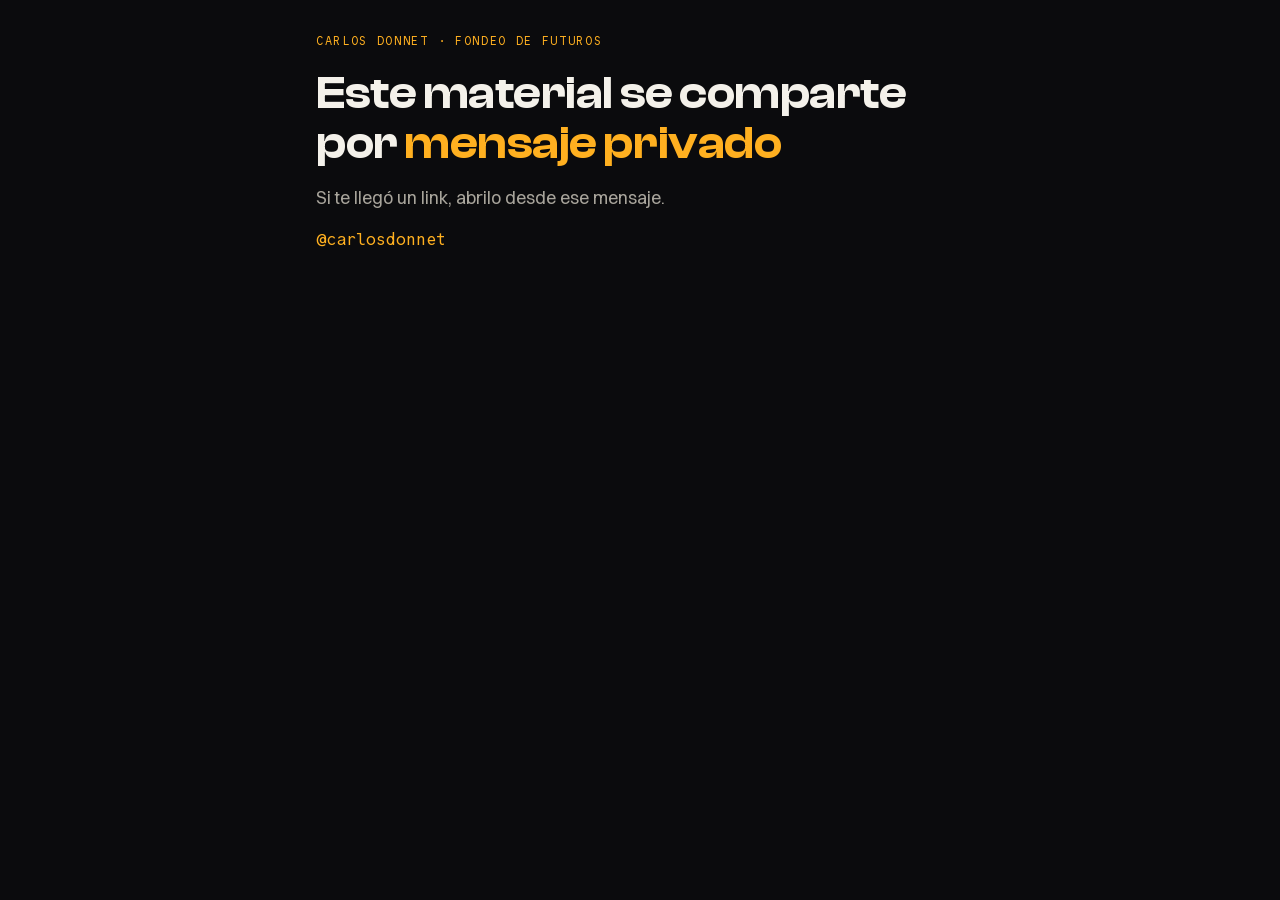
<file: index.html>
<!DOCTYPE html>
<html lang="es">
<head>
<meta charset="UTF-8">
<meta name="robots" content="noindex, nofollow">
<meta name="viewport" content="width=device-width, initial-scale=1">
<title>Carlos Donnet</title>
<link rel="stylesheet" href="estilo.css">
</head>
<body>
<main>
  <p class="marca">CARLOS DONNET · FONDEO DE FUTUROS</p>
  <h1>Este material se comparte por <em>mensaje privado</em></h1>
  <p class="bajada">Si te llegó un link, abrilo desde ese mensaje.</p>
  <p class="firma">@carlosdonnet</p>
</main>
</body>
</html>
</file>
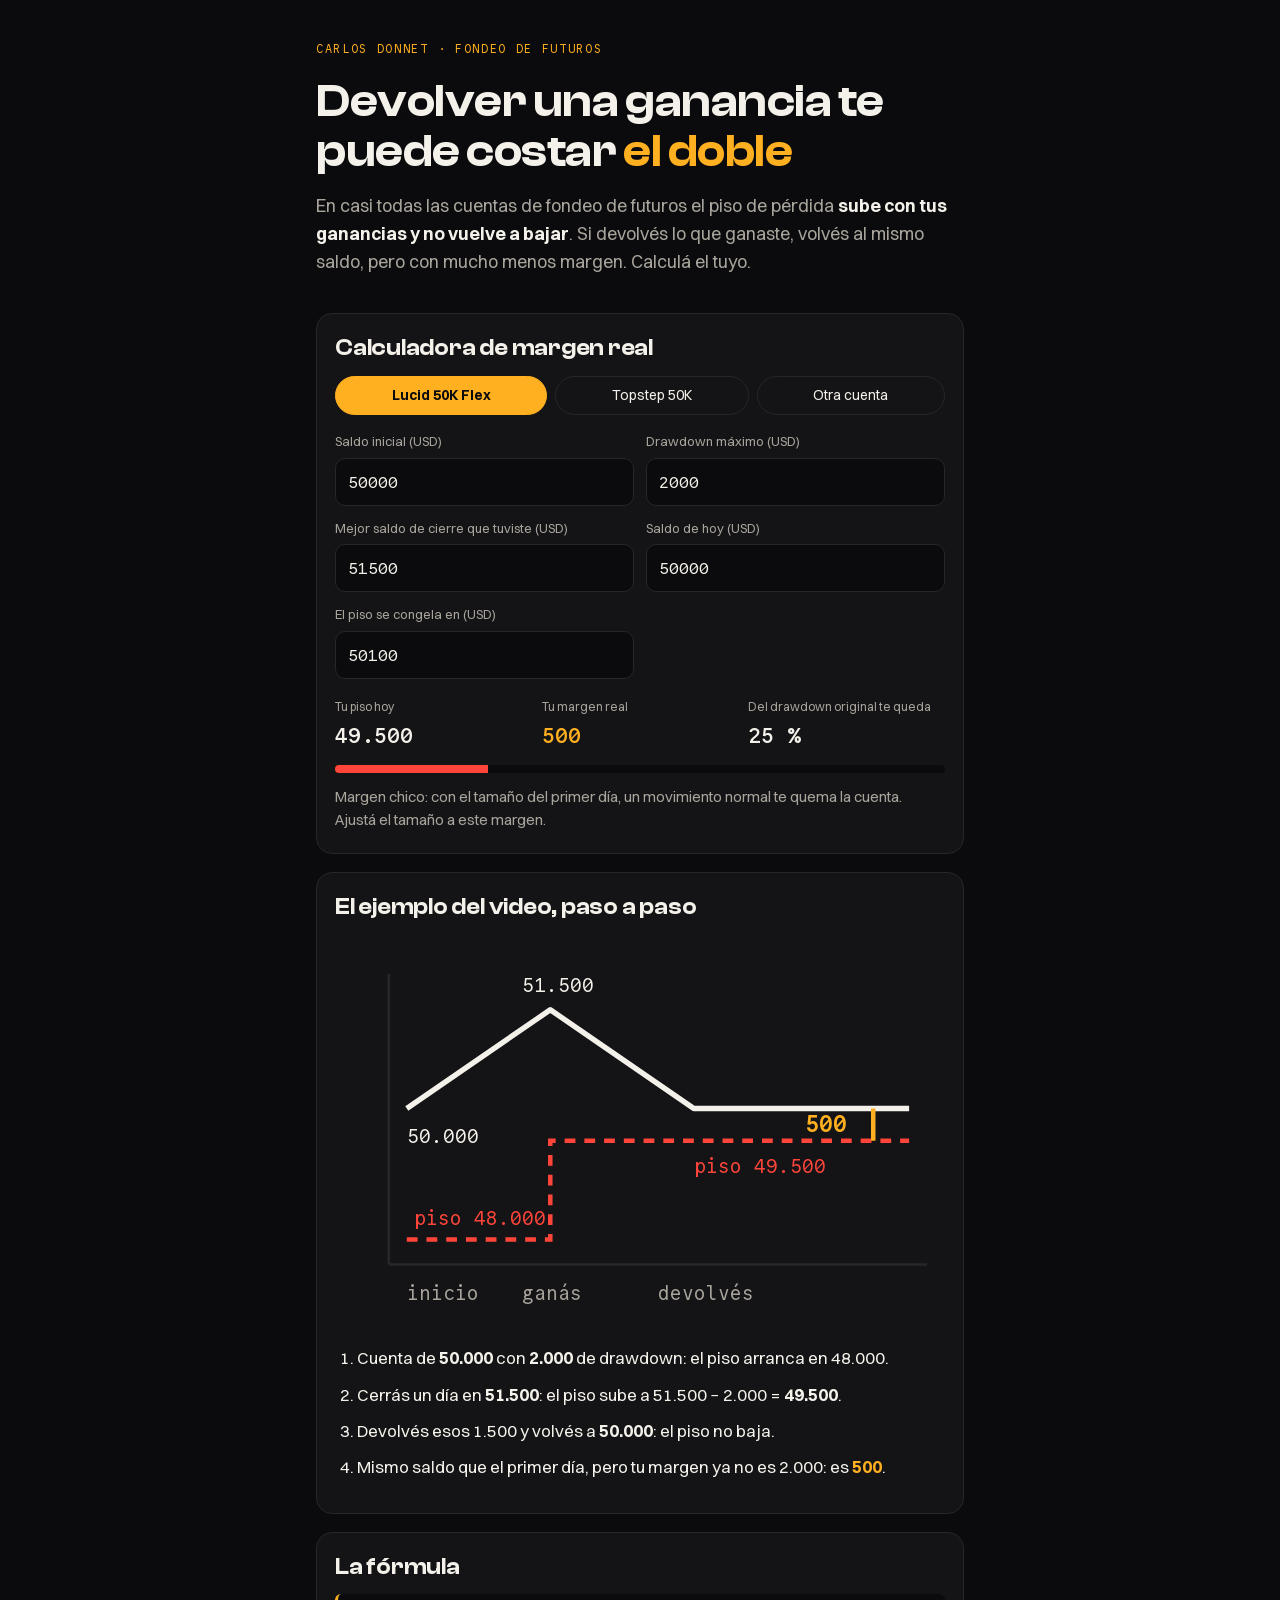
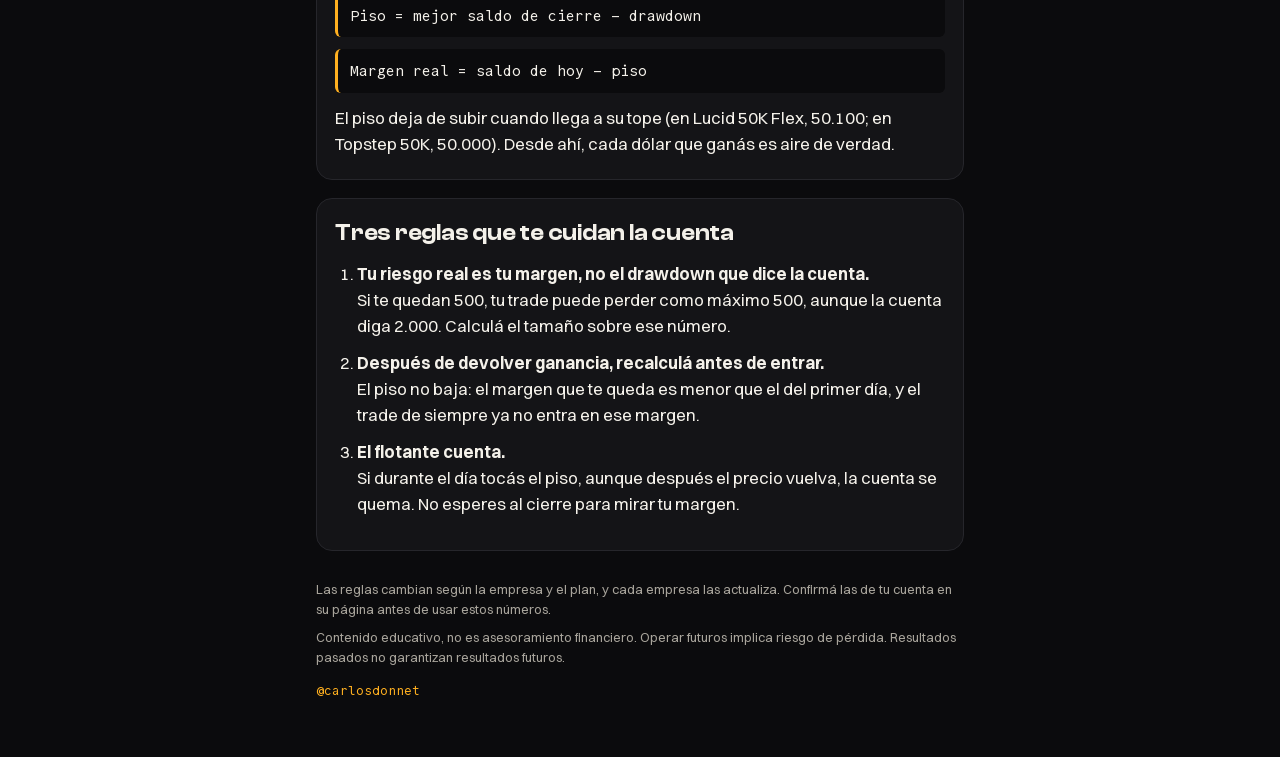
<file: drawdown/index.html>
<!DOCTYPE html>
<html lang="es">
<head>
<meta charset="UTF-8">
<meta name="robots" content="noindex, nofollow">
<meta name="viewport" content="width=device-width, initial-scale=1">
<meta name="referrer" content="no-referrer">
<title>Calculadora de drawdown · Carlos Donnet</title>
<link rel="stylesheet" href="../estilo.css">
</head>
<body>
<main>
  <header class="hero">
    <p class="marca">CARLOS DONNET · FONDEO DE FUTUROS</p>
    <h1>Devolver una ganancia te puede costar <em>el doble</em></h1>
    <p class="bajada">En casi todas las cuentas de fondeo de futuros el piso de pérdida <strong>sube con tus ganancias y no vuelve a bajar</strong>. Si devolvés lo que ganaste, volvés al mismo saldo, pero con mucho menos margen. Calculá el tuyo.</p>
  </header>

  <section class="tarjeta">
    <h2>Calculadora de margen real</h2>
    <div class="presets" role="group" aria-label="Tipo de cuenta">
      <button type="button" data-preset="lucid" class="activo">Lucid 50K Flex</button>
      <button type="button" data-preset="topstep">Topstep 50K</button>
      <button type="button" data-preset="otra">Otra cuenta</button>
    </div>
    <div class="campos">
      <label>Saldo inicial (USD)<input id="inicial" type="number" inputmode="decimal" value="50000"></label>
      <label>Drawdown máximo (USD)<input id="dd" type="number" inputmode="decimal" value="2000"></label>
      <label>Mejor saldo de cierre que tuviste (USD)<input id="mejor" type="number" inputmode="decimal" value="51500"></label>
      <label>Saldo de hoy (USD)<input id="hoy" type="number" inputmode="decimal" value="50000"></label>
      <label id="campo-traba">El piso se congela en (USD)<input id="traba" type="number" inputmode="decimal" value="50100"></label>
    </div>
    <div class="resultado">
      <div><span class="etiqueta">Tu piso hoy</span><span id="r-piso" class="cifra">—</span></div>
      <div><span class="etiqueta">Tu margen real</span><span id="r-margen" class="cifra acento">—</span></div>
      <div><span class="etiqueta">Del drawdown original te queda</span><span id="r-pct" class="cifra">—</span></div>
    </div>
    <div class="barra" aria-hidden="true"><div id="r-barra"></div></div>
    <p id="r-mensaje" class="mensaje"></p>
  </section>

  <section class="tarjeta">
    <h2>El ejemplo del video, paso a paso</h2>
    <svg viewBox="0 0 340 215" class="grafico" role="img" aria-label="El saldo sube de 50.000 a 51.500 y vuelve a 50.000; el piso sube de 48.000 a 49.500, queda 500 por debajo del saldo y no vuelve a bajar">
      <line x1="30" y1="20" x2="30" y2="182" class="eje"/>
      <line x1="30" y1="182" x2="330" y2="182" class="eje"/>
      <polyline points="40,95 120,40 200,95 320,95" class="saldo"/>
      <polyline points="40,168 120,168 120,113 320,113" class="piso"/>
      <text x="40" y="114" class="t">50.000</text>
      <text x="104" y="30" class="t">51.500</text>
      <text x="44" y="160" class="t rojo">piso 48.000</text>
      <text x="200" y="131" class="t rojo">piso 49.500</text>
      <line x1="300" y1="95" x2="300" y2="113" class="cota"/>
      <text x="262" y="108" class="t acento-t">500</text>
      <text x="40" y="202" class="t tenue">inicio</text>
      <text x="104" y="202" class="t tenue">ganás</text>
      <text x="180" y="202" class="t tenue">devolvés</text>
    </svg>
    <ol class="pasos">
      <li>Cuenta de <strong>50.000</strong> con <strong>2.000</strong> de drawdown: el piso arranca en 48.000.</li>
      <li>Cerrás un día en <strong>51.500</strong>: el piso sube a 51.500 − 2.000 = <strong>49.500</strong>.</li>
      <li>Devolvés esos 1.500 y volvés a <strong>50.000</strong>: el piso no baja.</li>
      <li>Mismo saldo que el primer día, pero tu margen ya no es 2.000: es <strong class="acento-t">500</strong>.</li>
    </ol>
  </section>

  <section class="tarjeta">
    <h2>La fórmula</h2>
    <p class="formula">Piso = mejor saldo de cierre − drawdown</p>
    <p class="formula">Margen real = saldo de hoy − piso</p>
    <p>El piso deja de subir cuando llega a su tope (en Lucid 50K Flex, 50.100; en Topstep 50K, 50.000). Desde ahí, cada dólar que ganás es aire de verdad.</p>
  </section>

  <section class="tarjeta">
    <h2>Tres reglas que te cuidan la cuenta</h2>
    <ol class="reglas">
      <li><strong>Tu riesgo real es tu margen, no el drawdown que dice la cuenta.</strong> Si te quedan 500, tu trade puede perder como máximo 500, aunque la cuenta diga 2.000. Calculá el tamaño sobre ese número.</li>
      <li><strong>Después de devolver ganancia, recalculá antes de entrar.</strong> El piso no baja: el margen que te queda es menor que el del primer día, y el trade de siempre ya no entra en ese margen.</li>
      <li><strong>El flotante cuenta.</strong> Si durante el día tocás el piso, aunque después el precio vuelva, la cuenta se quema. No esperes al cierre para mirar tu margen.</li>
    </ol>
  </section>

  <footer class="pie">
    <p>Las reglas cambian según la empresa y el plan, y cada empresa las actualiza. Confirmá las de tu cuenta en su página antes de usar estos números.</p>
    <p>Contenido educativo, no es asesoramiento financiero. Operar futuros implica riesgo de pérdida. Resultados pasados no garantizan resultados futuros.</p>
    <p class="firma">@carlosdonnet</p>
  </footer>
</main>
<script>
(function () {
  var presets = {
    lucid: { inicial: 50000, dd: 2000, traba: 50100 },
    topstep: { inicial: 50000, dd: 2000, traba: 50000 },
    otra: null
  };
  var $ = function (id) { return document.getElementById(id); };
  var fmt = function (n) { return n.toLocaleString("es-AR", { maximumFractionDigits: 0 }); };
  var num = function (id) { var v = parseFloat($(id).value); return isNaN(v) ? 0 : v; };

  function calcular() {
    var inicial = num("inicial"), dd = num("dd"), mejor = Math.max(num("mejor"), inicial), hoy = num("hoy");
    var traba = $("traba").value === "" ? Infinity : num("traba");
    var piso = Math.min(mejor - dd, traba);
    piso = Math.max(piso, inicial - dd);
    var margen = hoy - piso;
    var pct = dd > 0 ? Math.max(0, Math.min(100, (margen / dd) * 100)) : 0;
    $("r-piso").textContent = fmt(piso);
    $("r-margen").textContent = margen <= 0 ? "0" : fmt(margen);
    $("r-pct").textContent = dd > 0 ? Math.round(pct) + " %" : "—";
    var barra = $("r-barra");
    barra.style.width = pct + "%";
    barra.className = pct < 35 ? "bajo" : pct < 70 ? "medio" : "";
    var m = $("r-mensaje");
    if (margen <= 0) m.textContent = "Con estos números la cuenta ya estaría quemada.";
    else if (pct < 35) m.textContent = "Margen chico: con el tamaño del primer día, un movimiento normal te quema la cuenta. Ajustá el tamaño a este margen.";
    else if (pct < 70) m.textContent = "Ojo: ya no tenés el drawdown completo. Calculá el riesgo del próximo trade sobre este margen.";
    else m.textContent = "Tenés casi todo el drawdown disponible.";
  }

  document.querySelectorAll("[data-preset]").forEach(function (b) {
    b.addEventListener("click", function () {
      document.querySelectorAll("[data-preset]").forEach(function (x) { x.classList.remove("activo"); });
      b.classList.add("activo");
      var p = presets[b.getAttribute("data-preset")];
      if (p) { $("inicial").value = p.inicial; $("dd").value = p.dd; $("traba").value = p.traba; }
      else { $("traba").value = ""; }
      calcular();
    });
  });
  document.querySelectorAll("input").forEach(function (i) { i.addEventListener("input", calcular); });
  calcular();
})();
</script>
</body>
</html>
</file>
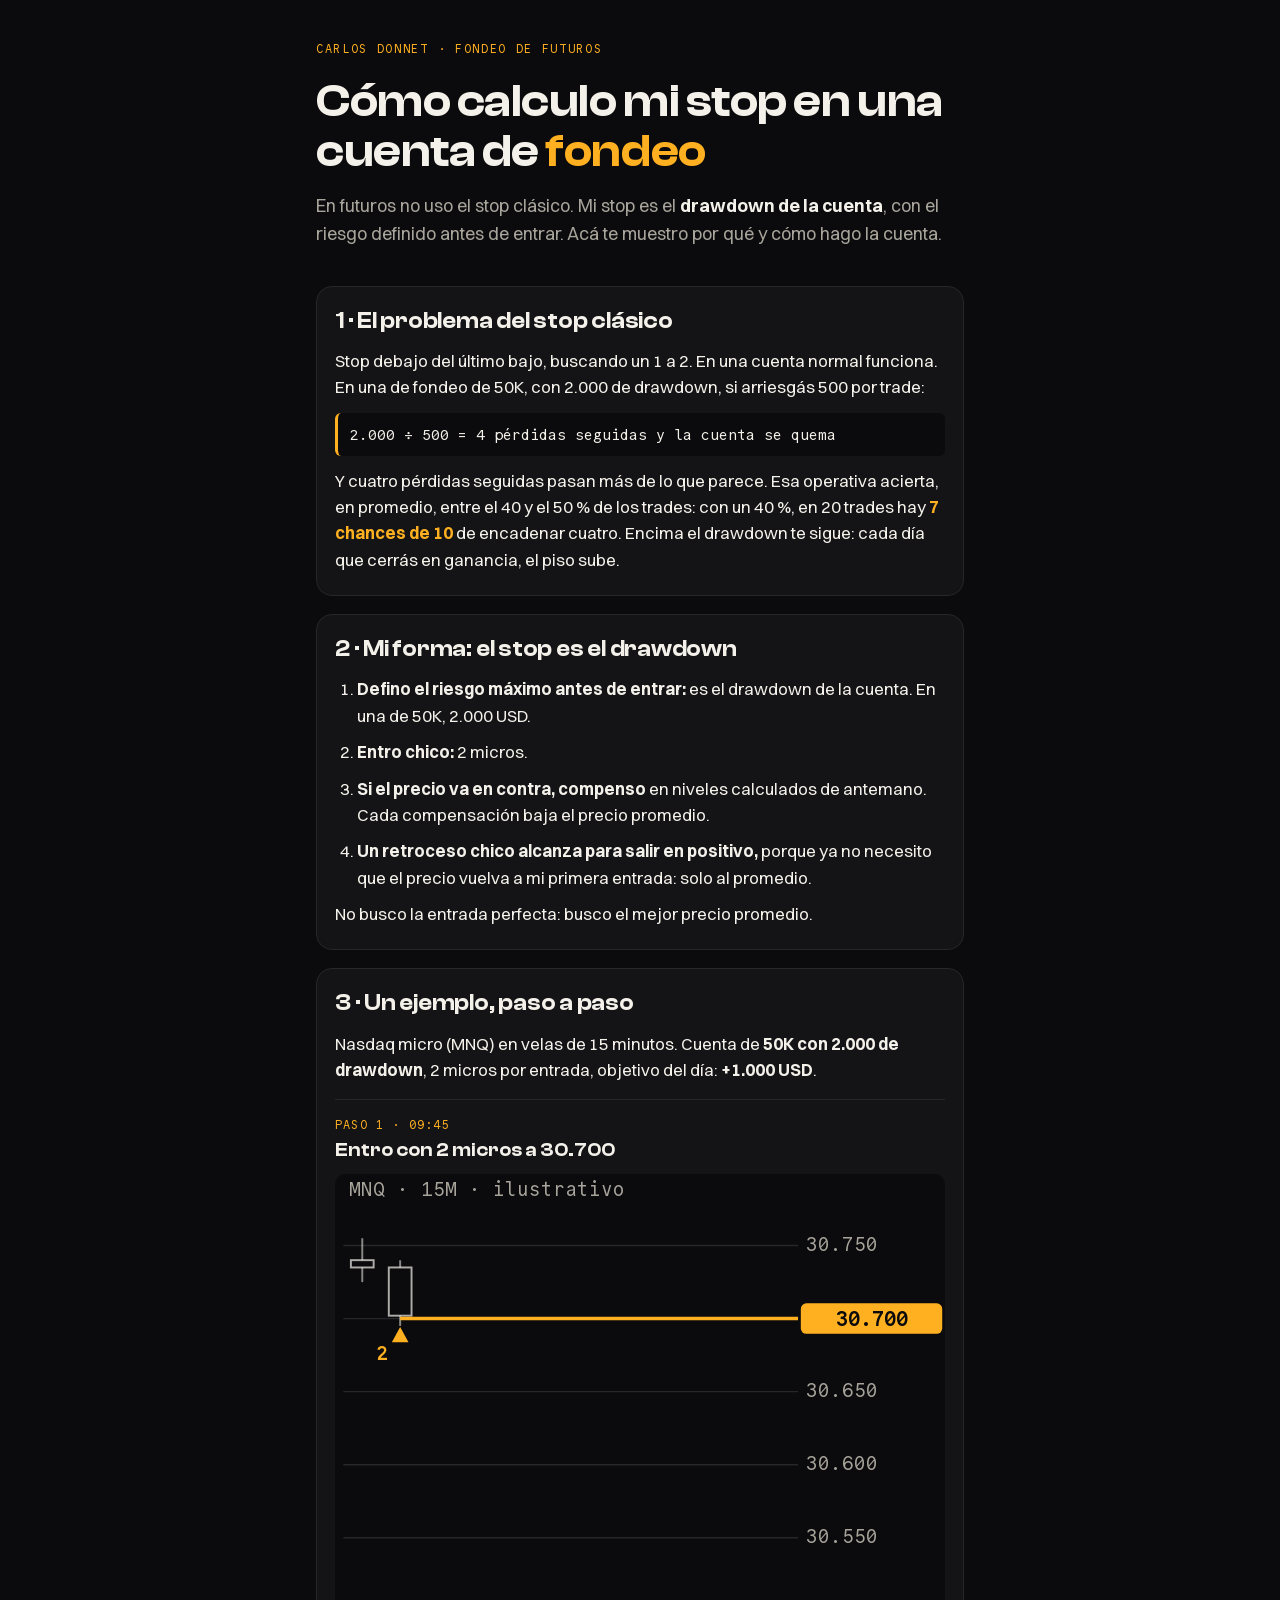
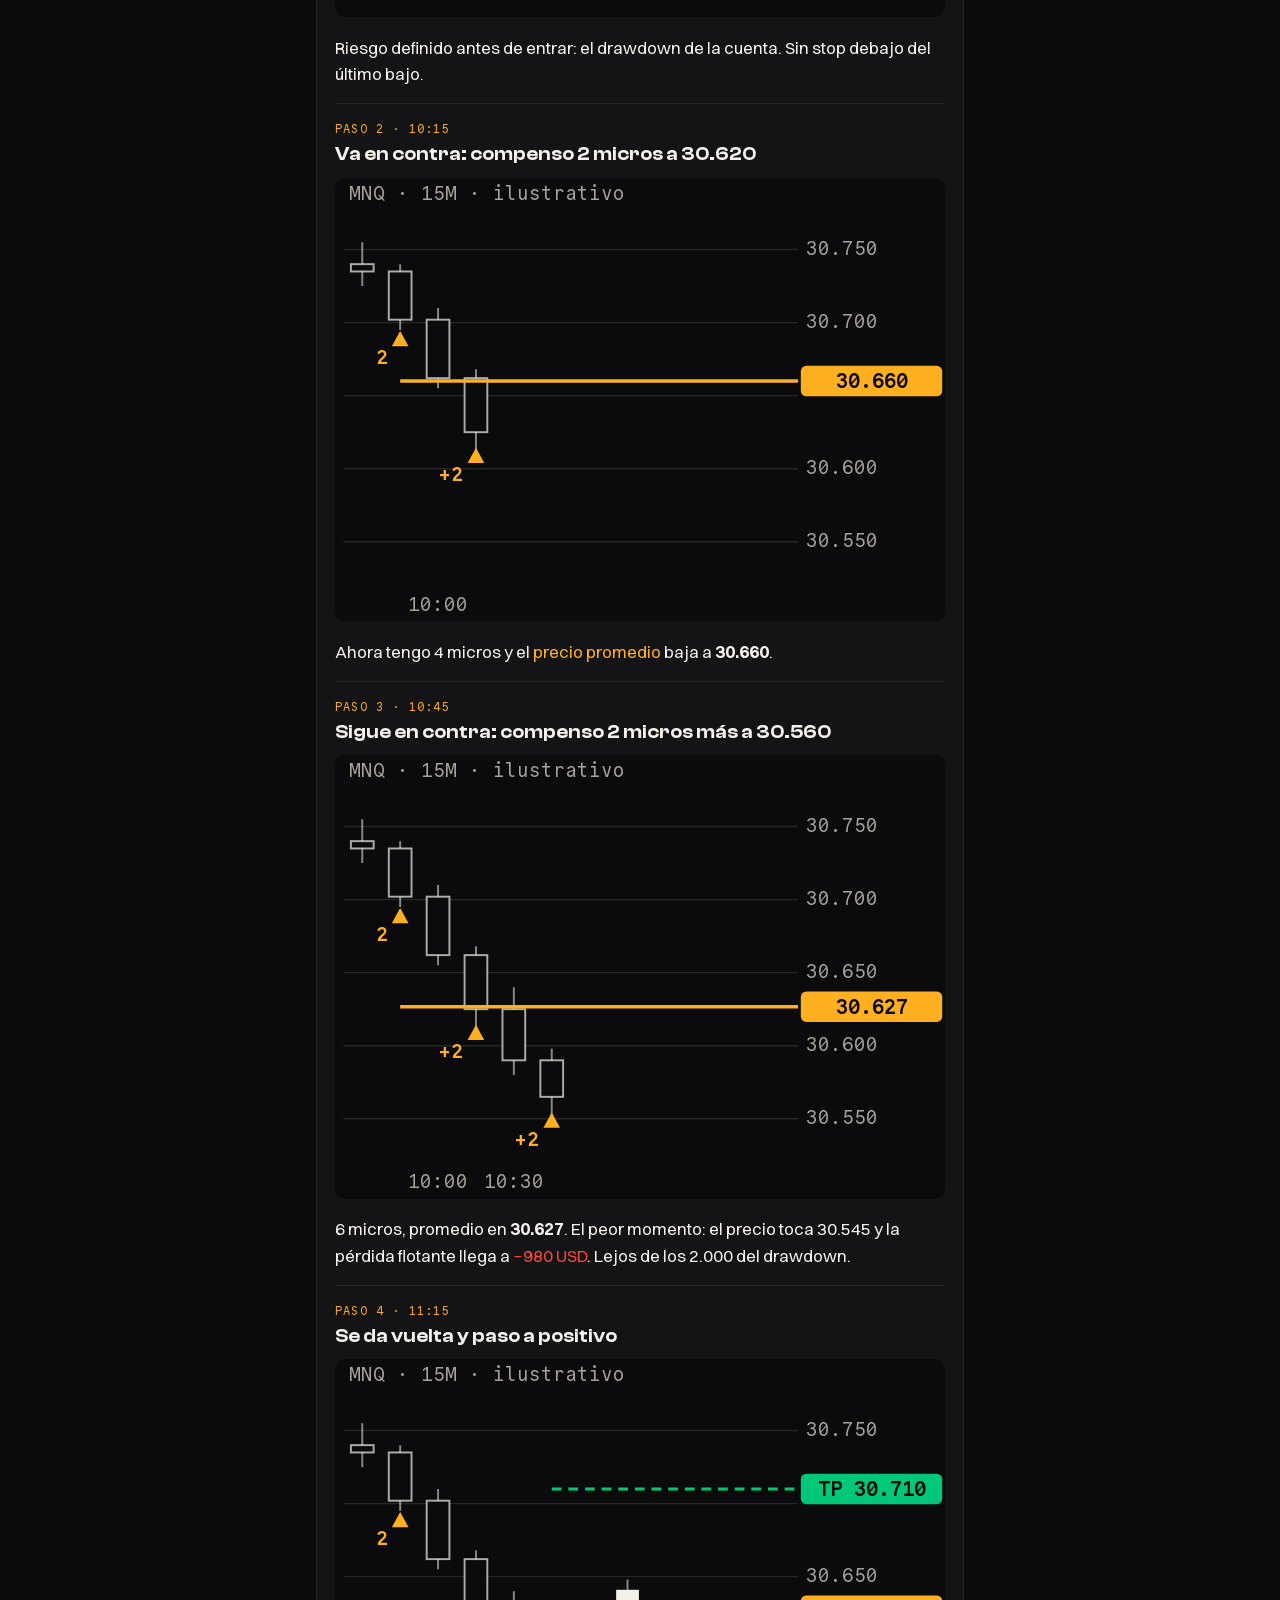
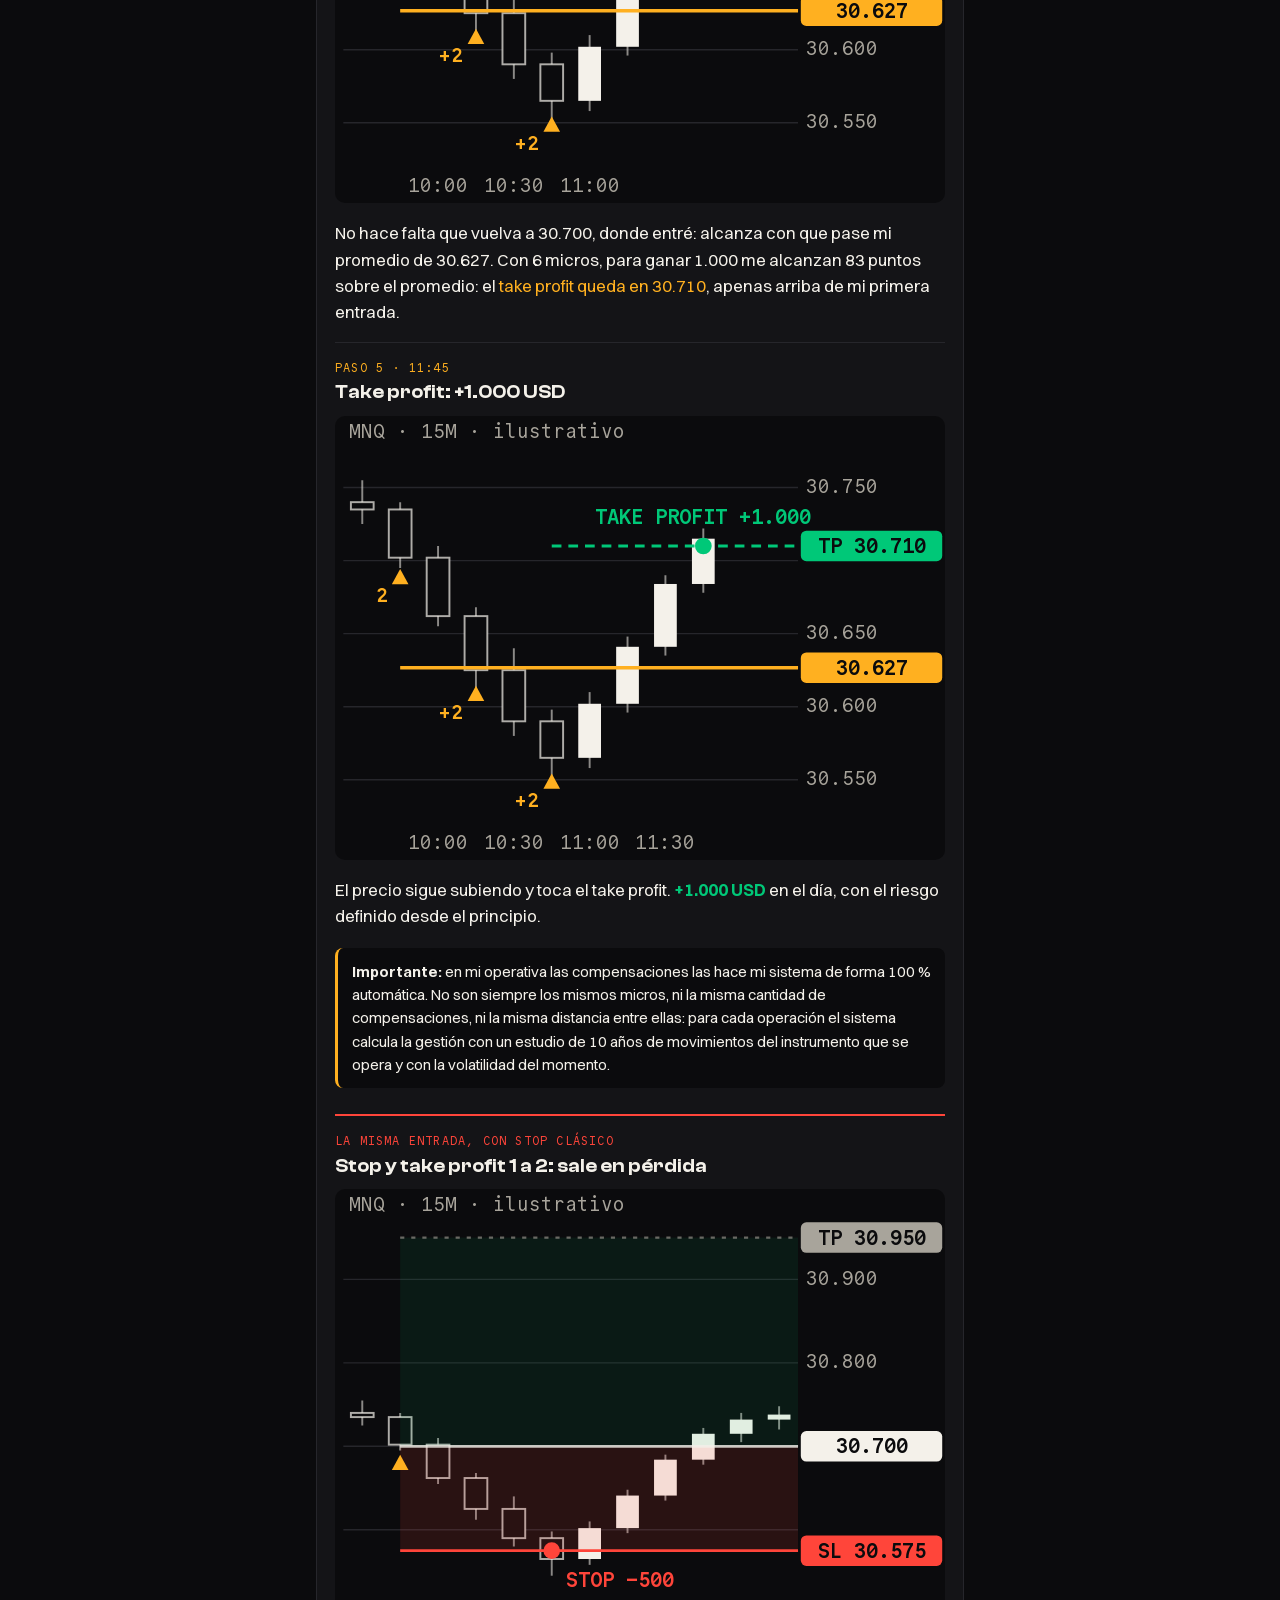
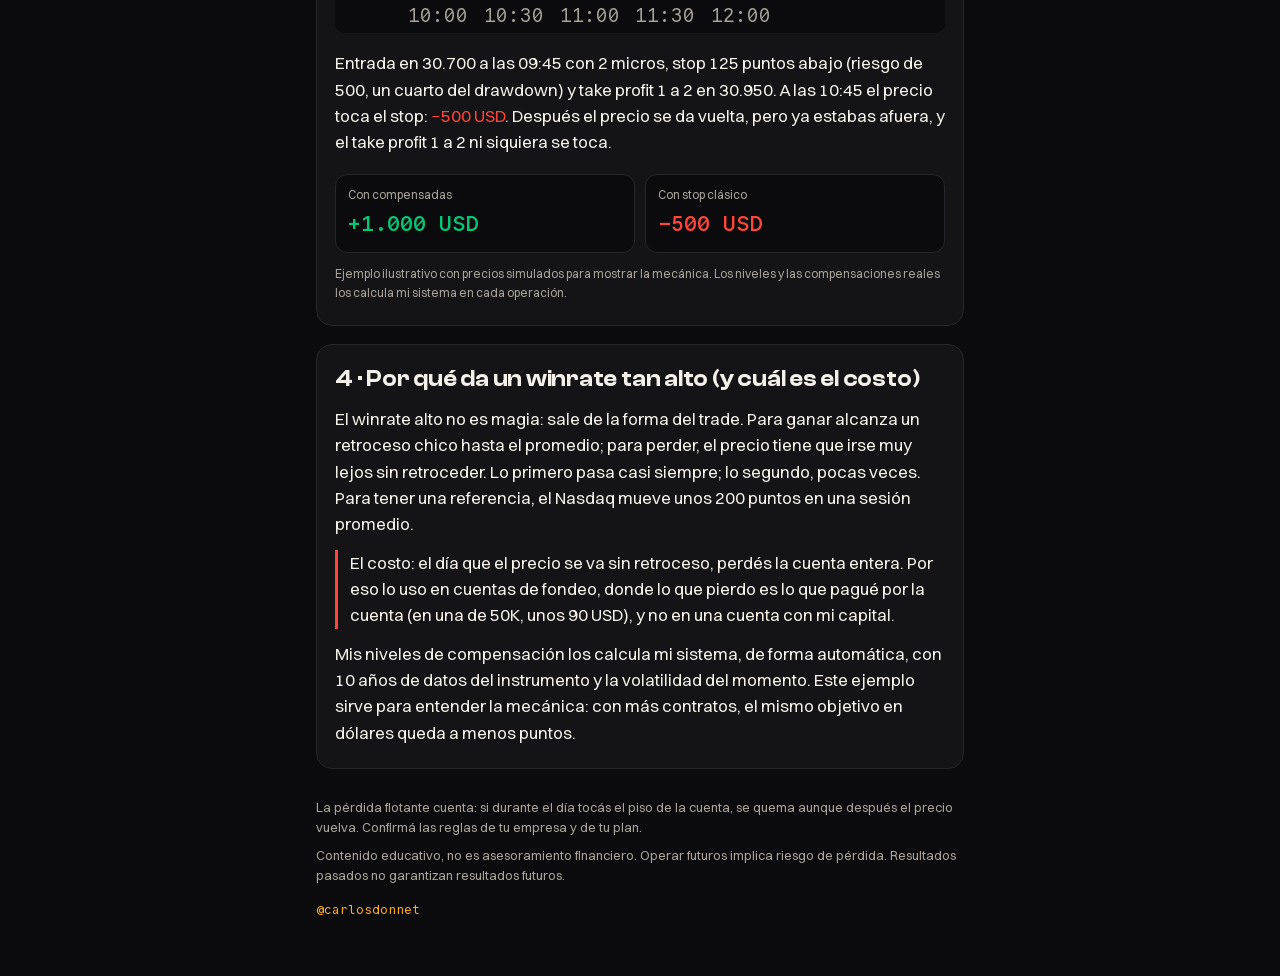
<file: stop/index.html>
<!DOCTYPE html>
<html lang="es">
<head>
<meta charset="UTF-8">
<meta name="robots" content="noindex, nofollow">
<meta name="viewport" content="width=device-width, initial-scale=1">
<meta name="referrer" content="no-referrer">
<title>Cómo calculo mi stop · Carlos Donnet</title>
<link rel="stylesheet" href="../estilo.css">
</head>
<body>
<main>
  <header class="hero">
    <p class="marca">CARLOS DONNET · FONDEO DE FUTUROS</p>
    <h1>Cómo calculo mi stop en una cuenta de <em>fondeo</em></h1>
    <p class="bajada">En futuros no uso el stop clásico. Mi stop es el <strong>drawdown de la cuenta</strong>, con el riesgo definido antes de entrar. Acá te muestro por qué y cómo hago la cuenta.</p>
  </header>

  <section class="tarjeta">
    <h2>1 · El problema del stop clásico</h2>
    <p>Stop debajo del último bajo, buscando un 1 a 2. En una cuenta normal funciona. En una de fondeo de 50K, con 2.000 de drawdown, si arriesgás 500 por trade:</p>
    <p class="formula">2.000 ÷ 500 = 4 pérdidas seguidas y la cuenta se quema</p>
    <p>Y cuatro pérdidas seguidas pasan más de lo que parece. Esa operativa acierta, en promedio, entre el 40 y el 50 % de los trades: con un 40 %, en 20 trades hay <strong class="acento-t">7 chances de 10</strong> de encadenar cuatro. Encima el drawdown te sigue: cada día que cerrás en ganancia, el piso sube.</p>
  </section>

  <section class="tarjeta">
    <h2>2 · Mi forma: el stop es el drawdown</h2>
    <ol class="pasos">
      <li><strong>Defino el riesgo máximo antes de entrar:</strong> es el drawdown de la cuenta. En una de 50K, 2.000 USD.</li>
      <li><strong>Entro chico:</strong> 2 micros.</li>
      <li><strong>Si el precio va en contra, compenso</strong> en niveles calculados de antemano. Cada compensación baja el precio promedio.</li>
      <li><strong>Un retroceso chico alcanza para salir en positivo,</strong> porque ya no necesito que el precio vuelva a mi primera entrada: solo al promedio.</li>
    </ol>
    <p>No busco la entrada perfecta: busco el mejor precio promedio.</p>
  </section>

  <section class="tarjeta">
    <h2>3 · Un ejemplo, paso a paso</h2>
    <p>Nasdaq micro (MNQ) en velas de 15 minutos. Cuenta de <strong>50K con 2.000 de drawdown</strong>, 2 micros por entrada, objetivo del día: <strong>+1.000 USD</strong>.</p>

    <div class="paso-trade">
      <p class="paso-num">Paso 1 · 09:45</p>
      <h3>Entro con 2 micros a 30.700</h3>
      <svg class="velas" data-hasta="1" data-entradas="0" role="img" aria-label="Entro con 2 micros a 30.700"></svg>
      <p>Riesgo definido antes de entrar: el drawdown de la cuenta. Sin stop debajo del último bajo.</p>
    </div>

    <div class="paso-trade">
      <p class="paso-num">Paso 2 · 10:15</p>
      <h3>Va en contra: compenso 2 micros a 30.620</h3>
      <svg class="velas" data-hasta="3" data-entradas="1" role="img" aria-label="Va en contra: compenso 2 micros a 30.620"></svg>
      <p>Ahora tengo 4 micros y el <span class="acento-t">precio promedio</span> baja a <strong>30.660</strong>.</p>
    </div>

    <div class="paso-trade">
      <p class="paso-num">Paso 3 · 10:45</p>
      <h3>Sigue en contra: compenso 2 micros más a 30.560</h3>
      <svg class="velas" data-hasta="5" data-entradas="2" role="img" aria-label="Sigue en contra: compenso 2 micros más a 30.560"></svg>
      <p>6 micros, promedio en <strong>30.627</strong>. El peor momento: el precio toca 30.545 y la pérdida flotante llega a <span class="rojo-t">−980 USD</span>. Lejos de los 2.000 del drawdown.</p>
    </div>

    <div class="paso-trade">
      <p class="paso-num">Paso 4 · 11:15</p>
      <h3>Se da vuelta y paso a positivo</h3>
      <svg class="velas" data-hasta="7" data-entradas="2" data-tp="1" role="img" aria-label="Se da vuelta y paso a positivo"></svg>
      <p>No hace falta que vuelva a 30.700, donde entré: alcanza con que pase mi promedio de 30.627. Con 6 micros, para ganar 1.000 me alcanzan 83 puntos sobre el promedio: el <span class="acento-t">take profit queda en 30.710</span>, apenas arriba de mi primera entrada.</p>
    </div>

    <div class="paso-trade">
      <p class="paso-num">Paso 5 · 11:45</p>
      <h3>Take profit: +1.000 USD</h3>
      <svg class="velas" data-hasta="9" data-entradas="2" data-tp="1" data-hit="1" role="img" aria-label="Take profit: +1.000 USD"></svg>
      <p>El precio sigue subiendo y toca el take profit. <strong class="verde">+1.000 USD</strong> en el día, con el riesgo definido desde el principio.</p>
    </div>

    <div class="aviso-sistema">
      <p><strong>Importante:</strong> en mi operativa las compensaciones las hace mi sistema de forma 100 % automática. No son siempre los mismos micros, ni la misma cantidad de compensaciones, ni la misma distancia entre ellas: para cada operación el sistema calcula la gestión con un estudio de 10 años de movimientos del instrumento que se opera y con la volatilidad del momento.</p>
    </div>

    <div class="paso-trade clasico">
      <p class="paso-num">La misma entrada, con stop clásico</p>
      <h3>Stop y take profit 1 a 2: sale en pérdida</h3>
      <svg class="velas" data-hasta="11" data-clasico="1" role="img" aria-label="La misma entrada con stop clásico: el stop se toca y sale en pérdida"></svg>
      <p>Entrada en 30.700 a las 09:45 con 2 micros, stop 125 puntos abajo (riesgo de 500, un cuarto del drawdown) y take profit 1 a 2 en 30.950. A las 10:45 el precio toca el stop: <span class="rojo-t">−500 USD</span>. Después el precio se da vuelta, pero ya estabas afuera, y el take profit 1 a 2 ni siquiera se toca.</p>
    </div>

    <div class="resultado-comp">
      <div><span class="etiqueta">Con compensadas</span><span class="cifra verde">+1.000 USD</span></div>
      <div><span class="etiqueta">Con stop clásico</span><span class="cifra rojo-t">−500 USD</span></div>
    </div>
    <p class="fuente">Ejemplo ilustrativo con precios simulados para mostrar la mecánica. Los niveles y las compensaciones reales los calcula mi sistema en cada operación.</p>
  </section>

  <section class="tarjeta">
    <h2>4 · Por qué da un winrate tan alto (y cuál es el costo)</h2>
    <p>El winrate alto no es magia: sale de la forma del trade. Para ganar alcanza un retroceso chico hasta el promedio; para perder, el precio tiene que irse muy lejos sin retroceder. Lo primero pasa casi siempre; lo segundo, pocas veces. Para tener una referencia, el Nasdaq mueve unos 200 puntos en una sesión promedio.</p>
    <p class="aviso">El costo: el día que el precio se va sin retroceso, perdés la cuenta entera. Por eso lo uso en cuentas de fondeo, donde lo que pierdo es lo que pagué por la cuenta (en una de 50K, unos 90 USD), y no en una cuenta con mi capital.</p>
    <p>Mis niveles de compensación los calcula mi sistema, de forma automática, con 10 años de datos del instrumento y la volatilidad del momento. Este ejemplo sirve para entender la mecánica: con más contratos, el mismo objetivo en dólares queda a menos puntos.</p>
  </section>

  <footer class="pie">
    <p>La pérdida flotante cuenta: si durante el día tocás el piso de la cuenta, se quema aunque después el precio vuelva. Confirmá las reglas de tu empresa y de tu plan.</p>
    <p>Contenido educativo, no es asesoramiento financiero. Operar futuros implica riesgo de pérdida. Resultados pasados no garantizan resultados futuros.</p>
    <p class="firma">@carlosdonnet</p>
  </footer>
</main>
<script>
(function () {
  // Ejemplo ilustrativo: velas simuladas de 15 minutos [hora, apertura, máximo, mínimo, cierre]
  var V = [["09:30",30740,30755,30725,30735],["09:45",30735,30740,30695,30702],["10:00",30702,30710,30655,30662],["10:15",30662,30668,30612,30625],["10:30",30625,30640,30580,30590],["10:45",30590,30598,30545,30565],["11:00",30565,30610,30558,30602],["11:15",30602,30648,30596,30641],["11:30",30641,30690,30635,30684],["11:45",30684,30722,30678,30715],["12:00",30715,30740,30705,30732],["12:15",30732,30748,30720,30738]];
  var ENTRADAS = [{"i":1,"p":30700},{"i":3,"p":30620},{"i":5,"p":30560}];
  var PROM = [30700,30660,30626.666666666668];
  var TP = 30710, HIT = 9;
  var C = {"entrada":30700,"stop":30575,"tp":30950,"hitStop":5};
  var NS = "http://www.w3.org/2000/svg";
  var fmt = function (n) { return Math.round(n).toLocaleString("es-AR"); };
  function el(tag, at, padre, texto) {
    var e = document.createElementNS(NS, tag);
    for (var k in at) e.setAttribute(k, at[k]);
    if (texto !== undefined) e.textContent = texto;
    padre.appendChild(e);
    return e;
  }
  function rotulo(svg, W, der, y, texto, clase) {
    el("rect", { x: W - der + 2, y: y - 11, width: der - 4, height: 22, rx: 4, "class": clase }, svg);
    el("text", { x: W - der / 2, y: y + 5, "class": "rotulo-prom-t", "text-anchor": "middle" }, svg, texto);
  }
  document.querySelectorAll("svg.velas").forEach(function (svg) {
    var d = svg.dataset, hasta = +d.hasta, clasico = d.clasico === "1";
    var W = 440, H = 320, izq = 6, der = 106, arr = 20, aba = 26;
    var lo = 30520, hi = clasico ? 30975 : 30780, paso = clasico ? 100 : 50;
    svg.setAttribute("viewBox", "0 0 " + W + " " + H);
    var ancho = (W - izq - der) / V.length;
    var x = function (i) { return izq + ancho * (i + 0.5); };
    var y = function (p) { return arr + (hi - p) / (hi - lo) * (H - arr - aba); };
    var ocupados = clasico ? [C.entrada, C.stop, C.tp] : [PROM[+d.entradas]].concat(d.tp === "1" ? [TP] : []);
    for (var p = Math.ceil(lo / paso) * paso; p <= hi; p += paso) {
      el("line", { x1: izq, x2: W - der, y1: y(p), y2: y(p), "class": "grilla" }, svg);
      if (!ocupados.some(function (q) { return Math.abs(y(p) - y(q)) < 22; })) el("text", { x: W - der + 6, y: y(p) + 4, "class": "eje" }, svg, fmt(p));
    }
    for (var i = 0; i <= hasta; i++) {
      var c = V[i], sube = c[4] >= c[1];
      el("line", { x1: x(i), x2: x(i), y1: y(c[2]), y2: y(c[3]), "class": "mecha" }, svg);
      el("rect", { x: x(i) - ancho * 0.3, width: ancho * 0.6, y: y(Math.max(c[1], c[4])), height: Math.max(1.5, Math.abs(y(c[1]) - y(c[4]))), "class": sube ? "vela-sube" : "vela-baja" }, svg);
      if (i % 2 === 0 && i > 0) el("text", { x: x(i), y: H - 8, "class": "eje", "text-anchor": "middle" }, svg, c[0]);
    }
    el("text", { x: izq + 4, y: arr - 4, "class": "eje" }, svg, "MNQ · 15M · ilustrativo");
    if (clasico) {
      var e0 = ENTRADAS[0].i;
      el("rect", { x: x(e0), y: y(C.entrada), width: W - der - x(e0), height: y(C.stop) - y(C.entrada), "class": "zona-perdida" }, svg);
      el("rect", { x: x(e0), y: y(C.tp), width: W - der - x(e0), height: y(C.entrada) - y(C.tp), "class": "zona-ganancia" }, svg);
      el("line", { x1: x(e0), x2: W - der, y1: y(C.entrada), y2: y(C.entrada), "class": "linea-ent" }, svg);
      el("line", { x1: x(e0), x2: W - der, y1: y(C.stop), y2: y(C.stop), "class": "linea-stop" }, svg);
      el("line", { x1: x(e0), x2: W - der, y1: y(C.tp), y2: y(C.tp), "class": "linea-tp-vieja" }, svg);
      rotulo(svg, W, der, y(C.entrada), fmt(C.entrada), "rotulo-ent-box");
      rotulo(svg, W, der, y(C.stop), "SL " + fmt(C.stop), "rotulo-stop");
      rotulo(svg, W, der, y(C.tp), "TP " + fmt(C.tp), "rotulo-tp-gris");
      el("path", { d: "M" + x(e0) + " " + (y(C.entrada) + 6) + " l-6 11 h12 z", "class": "flecha" }, svg);
      el("circle", { cx: x(C.hitStop), cy: y(C.stop), r: 6, "class": "punto-stop" }, svg);
      el("text", { x: x(C.hitStop) + 10, y: y(C.stop) + 26, "class": "sello-stop" }, svg, "STOP −500");
      return;
    }
    var nEnt = +d.entradas, prom = PROM[nEnt];
    el("line", { x1: x(ENTRADAS[0].i), x2: W - der, y1: y(prom), y2: y(prom), "class": "linea-prom" }, svg);
    rotulo(svg, W, der, y(prom), fmt(prom), "rotulo-prom");
    for (var k = 0; k <= nEnt; k++) {
      var e = ENTRADAS[k];
      el("path", { d: "M" + x(e.i) + " " + (y(e.p) + 6) + " l-6 11 h12 z", "class": "flecha" }, svg);
      el("text", { x: x(e.i) - 9, y: y(e.p) + 30, "class": "rotulo-ent", "text-anchor": "end" }, svg, k === 0 ? "2" : "+2");
    }
    if (d.tp === "1") {
      el("line", { x1: x(ENTRADAS[2].i), x2: W - der, y1: y(TP), y2: y(TP), "class": "linea-tp" }, svg);
      rotulo(svg, W, der, y(TP), "TP " + fmt(TP), "rotulo-tp");
    }
    if (d.hit === "1") {
      el("circle", { cx: x(HIT), cy: y(TP), r: 6, "class": "punto-tp" }, svg);
      el("text", { x: x(HIT), y: y(TP) - 16, "class": "sello-tp", "text-anchor": "middle" }, svg, "TAKE PROFIT +1.000");
    }
  });
})();
</script>
</body>
</html>
</file>
<file: estilo.css>
@font-face { font-family: "Clash Display"; src: url("fuentes/ClashDisplay-Variable.woff2") format("woff2"); font-weight: 200 700; font-display: swap; }
@font-face { font-family: "Switzer"; src: url("fuentes/Switzer-Variable.woff2") format("woff2"); font-weight: 100 900; font-display: swap; }
@font-face { font-family: "Commit Mono"; src: url("fuentes/CommitMono-VF.woff2") format("woff2"); font-weight: 200 700; font-display: swap; }

:root {
  --fondo: #0B0B0D;
  --panel: #141417;
  --borde: #26262B;
  --texto: #F4F1EA;
  --tenue: #A8A49B;
  --acento: #FFB020;
  --verde: #00C878;
  --rojo: #FF453A;
}
* { box-sizing: border-box; }
html { -webkit-text-size-adjust: 100%; }
body { margin: 0; background: var(--fondo); color: var(--texto); font-family: "Switzer", system-ui, -apple-system, "Segoe UI", sans-serif; font-size: 17px; line-height: 1.55; }
main { max-width: 680px; margin: 0 auto; padding: 32px 16px 48px; }
h1, h2 { font-family: "Clash Display", "Switzer", system-ui, sans-serif; font-weight: 600; letter-spacing: -0.01em; line-height: 1.1; margin: 0 0 14px; }
h1 { font-size: clamp(32px, 8vw, 46px); }
h2 { font-size: 23px; }
em { font-style: normal; color: var(--acento); }
strong { font-weight: 650; }
.marca { font-family: "Commit Mono", ui-monospace, monospace; font-size: 12px; letter-spacing: 0.14em; color: var(--acento); margin: 0 0 18px; }
.hero { padding: 8px 0 20px; }
.bajada { color: var(--tenue); font-size: 18px; margin: 0; }
.bajada strong { color: var(--texto); }
.tarjeta { background: var(--panel); border: 1px solid var(--borde); border-radius: 16px; padding: 22px 18px; margin: 18px 0; }
.tarjeta p { margin: 0 0 12px; }
.tarjeta p:last-child { margin-bottom: 0; }
.presets { display: flex; flex-wrap: wrap; gap: 8px; margin-bottom: 16px; }
.presets button { flex: 1 1 auto; font: inherit; font-size: 14px; color: var(--texto); background: transparent; border: 1px solid var(--borde); border-radius: 999px; padding: 8px 12px; cursor: pointer; }
.presets button.activo { background: var(--acento); border-color: var(--acento); color: var(--fondo); font-weight: 650; }
.campos { display: grid; grid-template-columns: 1fr 1fr; gap: 12px; }
.campos label { display: flex; flex-direction: column; gap: 6px; font-size: 13px; color: var(--tenue); }
.campos input, .campos select { font: inherit; font-family: "Commit Mono", ui-monospace, monospace; font-size: 17px; color: var(--texto); background: var(--fondo); border: 1px solid var(--borde); border-radius: 10px; padding: 10px 12px; width: 100%; }
.campos input:focus, .campos select:focus { outline: 2px solid var(--acento); outline-offset: 1px; }
.resultado { display: grid; grid-template-columns: repeat(3, 1fr); gap: 10px; margin: 20px 0 12px; }
.resultado div { display: flex; flex-direction: column; gap: 4px; }
.etiqueta { font-size: 12px; color: var(--tenue); line-height: 1.3; }
.cifra { font-family: "Commit Mono", ui-monospace, monospace; font-size: 22px; font-weight: 600; }
.acento, .acento-t { color: var(--acento); }
.verde { color: var(--verde); }
.rojo-t { color: var(--rojo); }
.barra { height: 8px; background: var(--fondo); border-radius: 999px; overflow: hidden; }
.barra div { height: 100%; background: var(--verde); transition: width .25s; }
.barra div.medio { background: var(--acento); }
.barra div.bajo { background: var(--rojo); }
.mensaje { margin-top: 12px !important; font-size: 15px; color: var(--tenue); }
.grafico { width: 100%; height: auto; margin: 4px 0 14px; }
.grafico .eje { stroke: var(--borde); stroke-width: 1.5; }
.grafico .saldo { fill: none; stroke: var(--texto); stroke-width: 3; stroke-linejoin: round; }
.grafico .piso { fill: none; stroke: var(--rojo); stroke-width: 2.5; stroke-dasharray: 6 5; }
.grafico .cota { stroke: var(--acento); stroke-width: 2.5; }
.grafico .t { fill: var(--texto); font-family: "Commit Mono", ui-monospace, monospace; font-size: 11px; }
.grafico .t.rojo { fill: var(--rojo); }
.grafico .t.acento-t { fill: var(--acento); font-weight: 700; font-size: 13px; }
.grafico .t.tenue { fill: var(--tenue); }
.pasos, .reglas { margin: 0; padding-left: 22px; }
.pasos li, .reglas li { margin-bottom: 10px; }
.reglas li strong { display: block; }
.formula { font-family: "Commit Mono", ui-monospace, monospace; background: var(--fondo); border-left: 3px solid var(--acento); border-radius: 6px; padding: 10px 12px; font-size: 15px; }
table.tabla { width: 100%; border-collapse: collapse; font-size: 15px; }
.tabla th, .tabla td { text-align: left; padding: 8px 6px; border-bottom: 1px solid var(--borde); }
.tabla th { font-size: 12px; color: var(--tenue); font-weight: 500; }
.tabla td.n { font-family: "Commit Mono", ui-monospace, monospace; text-align: right; }
.tabla th.n { text-align: right; }
.fila-comp { display: grid; grid-template-columns: 1fr 1fr auto; gap: 8px; align-items: end; margin-bottom: 8px; }
.boton-sec { font: inherit; font-size: 14px; color: var(--acento); background: transparent; border: 1px dashed var(--acento); border-radius: 10px; padding: 9px 12px; cursor: pointer; }
.quitar { font: inherit; color: var(--tenue); background: transparent; border: 1px solid var(--borde); border-radius: 10px; padding: 10px 12px; cursor: pointer; }
.aviso { border-left: 3px solid var(--rojo); padding-left: 12px; }
.pie { color: var(--tenue); font-size: 13px; margin-top: 28px; }
.pie p { margin: 0 0 8px; }
.firma { font-family: "Commit Mono", ui-monospace, monospace; color: var(--acento); margin-top: 14px !important; }
@media (max-width: 520px) {
  .campos { grid-template-columns: 1fr; }
  .campos.fila-comp { grid-template-columns: 1fr 1fr auto; }
  .resultado { grid-template-columns: 1fr; }
  .resultado div { flex-direction: row; justify-content: space-between; align-items: baseline; border-bottom: 1px solid var(--borde); padding-bottom: 8px; }
}
.paso-trade { border-top: 1px solid var(--borde); padding-top: 16px; margin-top: 16px; }
.paso-trade h3 { font-family: "Clash Display", "Switzer", system-ui, sans-serif; font-weight: 600; font-size: 19px; margin: 0 0 10px; line-height: 1.2; }
.paso-num { font-family: "Commit Mono", ui-monospace, monospace; font-size: 12px; letter-spacing: 0.1em; color: var(--acento); margin: 0 0 4px !important; text-transform: uppercase; }
svg.velas { width: 100%; height: auto; background: var(--fondo); border-radius: 10px; margin: 2px 0 10px; }
svg.velas .grilla { stroke: var(--borde); stroke-width: 1; }
svg.velas .eje { fill: var(--tenue); font-family: "Commit Mono", ui-monospace, monospace; font-size: 14px; }
svg.velas .verde-t { fill: var(--verde); font-weight: 700; }
svg.velas .mecha { stroke: var(--texto); stroke-opacity: 0.55; stroke-width: 1.4; }
svg.velas .vela-sube { fill: var(--texto); }
svg.velas .vela-baja { fill: var(--fondo); stroke: var(--texto); stroke-opacity: 0.7; stroke-width: 1.4; }
svg.velas .linea-prom { stroke: var(--acento); stroke-width: 2.5; }
svg.velas .rotulo-prom { fill: var(--acento); }
svg.velas .rotulo-prom-t { fill: var(--fondo); font-family: "Commit Mono", ui-monospace, monospace; font-size: 15px; font-weight: 700; }
svg.velas .flecha { fill: var(--acento); }
svg.velas .rotulo-ent { fill: var(--acento); font-family: "Commit Mono", ui-monospace, monospace; font-size: 14px; font-weight: 700; }
svg.velas .linea-tp { stroke: var(--verde); stroke-width: 2; stroke-dasharray: 7 5; }
svg.velas .linea-tp-vieja { stroke: var(--tenue); stroke-opacity: 0.6; stroke-width: 1.5; stroke-dasharray: 3 5; }
svg.velas .sello-tp { fill: var(--verde); font-family: "Commit Mono", ui-monospace, monospace; font-size: 15px; font-weight: 700; }
svg.velas .punto-tp { fill: var(--verde); }
.comparacion { border-left: 3px solid var(--tenue); padding-left: 12px; margin-top: 18px !important; }
.fuente { font-size: 12px; color: var(--tenue); }
svg.velas .rotulo-tp { fill: var(--verde); }
svg.velas .linea-ent { stroke: var(--texto); stroke-opacity: 0.8; stroke-width: 2; }
svg.velas .linea-stop { stroke: var(--rojo); stroke-width: 2; }
svg.velas .zona-perdida { fill: var(--rojo); fill-opacity: 0.12; }
svg.velas .zona-ganancia { fill: var(--verde); fill-opacity: 0.08; }
svg.velas .rotulo-ent-box { fill: var(--texto); }
svg.velas .rotulo-stop { fill: var(--rojo); }
svg.velas .rotulo-tp-gris { fill: var(--tenue); }
svg.velas .punto-stop { fill: var(--rojo); }
svg.velas .sello-stop { fill: var(--rojo); font-family: "Commit Mono", ui-monospace, monospace; font-size: 15px; font-weight: 700; }
.paso-trade.clasico { border-top: 2px solid var(--rojo); margin-top: 26px; }
.paso-trade.clasico .paso-num { color: var(--rojo); }
.resultado-comp { display: grid; grid-template-columns: 1fr 1fr; gap: 10px; margin: 18px 0 12px; }
.resultado-comp div { background: var(--fondo); border: 1px solid var(--borde); border-radius: 12px; padding: 12px; display: flex; flex-direction: column; gap: 4px; }
.aviso-sistema { border-left: 3px solid var(--acento); background: var(--fondo); border-radius: 8px; padding: 12px 14px; margin-top: 18px; }
.aviso-sistema p { margin: 0; font-size: 15px; }
</file>
